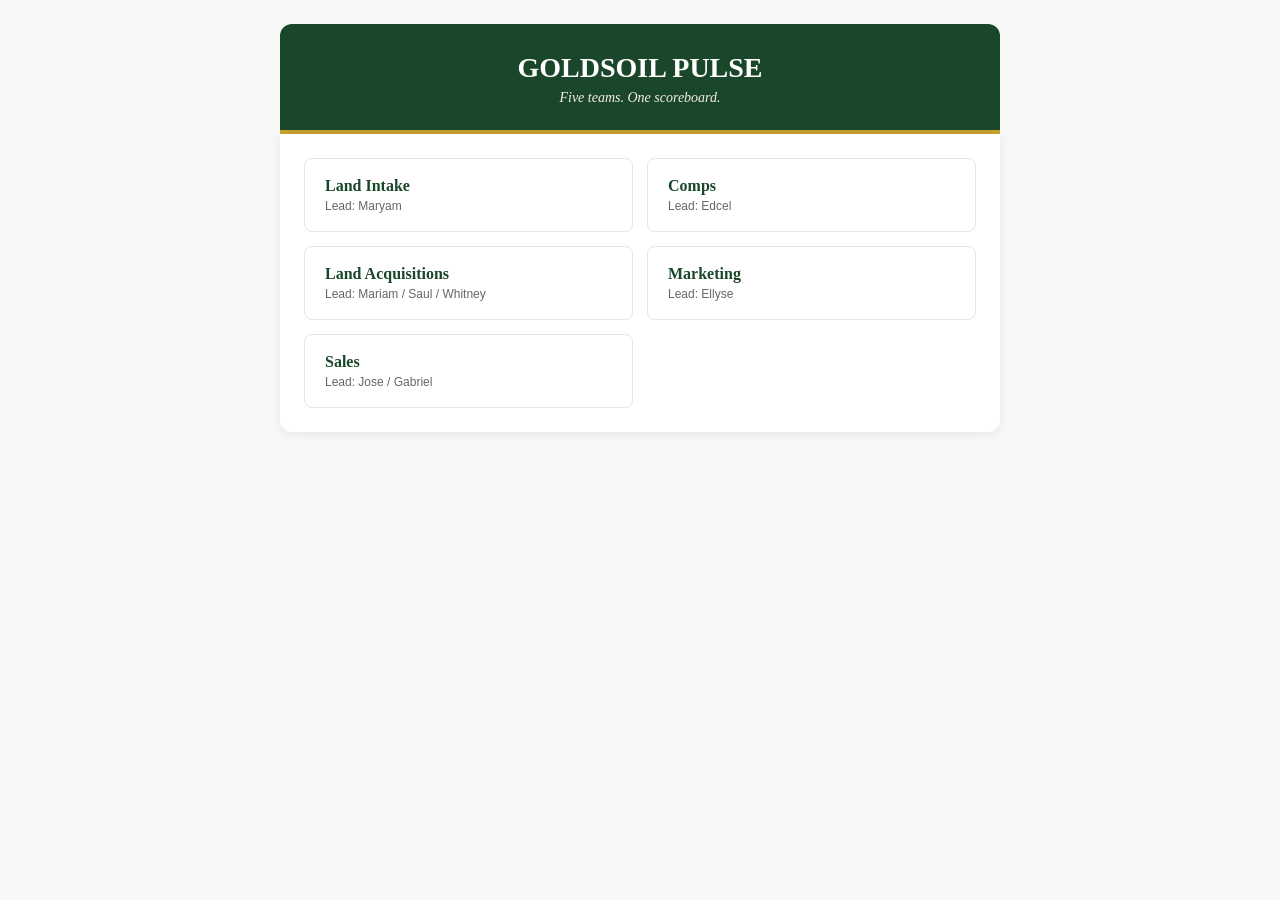
<file: index.html>
<!DOCTYPE html>
<html lang="en">
<head>
  <meta charset="UTF-8">
  <meta name="viewport" content="width=device-width, initial-scale=1.0">
  <title>GoldSoil Status Cards</title>
  <link rel="stylesheet" href="shared/brand.css">
</head>
<body>
  <div class="landing">
    <div class="landing-header">
      <h1>GOLDSOIL PULSE</h1>
      <div class="tagline">Five teams. One scoreboard.</div>
    </div>

    <div class="landing-body">
      <div class="team-grid">
        <a href="lim.html" class="team-card-link">
          <div class="team-name">Land Intake</div>
          <div class="team-lead">Lead: Maryam</div>
        </a>

        <a href="comps.html" class="team-card-link">
          <div class="team-name">Comps</div>
          <div class="team-lead">Lead: Edcel</div>
        </a>

        <a href="acquisitions.html" class="team-card-link">
          <div class="team-name">Land Acquisitions</div>
          <div class="team-lead">Lead: Mariam / Saul / Whitney</div>
        </a>

        <a href="marketing.html" class="team-card-link">
          <div class="team-name">Marketing</div>
          <div class="team-lead">Lead: Ellyse</div>
        </a>

        <a href="sales.html" class="team-card-link">
          <div class="team-name">Sales</div>
          <div class="team-lead">Lead: Jose / Gabriel</div>
        </a>
      </div>

    </div>
  </div>
</body>
</html>
</file>
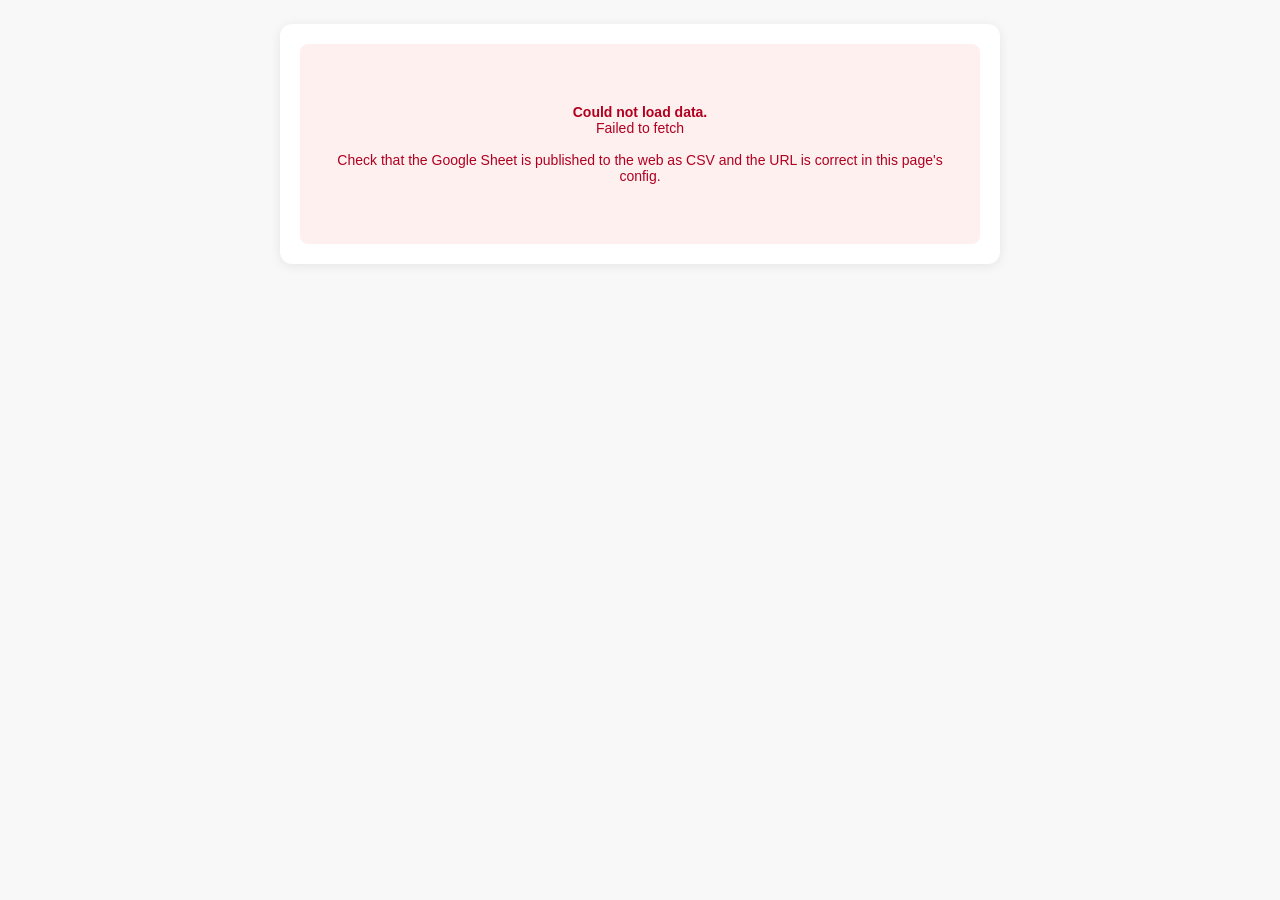
<file: acquisitions.html>
<!DOCTYPE html>
<html lang="en">
<head>
  <meta charset="UTF-8">
  <meta name="viewport" content="width=device-width, initial-scale=1.0">
  <title>Land Acquisitions — GoldSoil Status</title>
  <link rel="stylesheet" href="shared/brand.css">
  <script src="shared/sheet-loader.js"></script>
</head>
<body>
  <div id="root"></div>

  <script>
    // ============================================
    // LAND ACQUISITIONS CARD
    // ============================================
    // NOTE: swap the gid below for the published acq_metrics tab's gid once it's live.
    const SHEET_URL = "https://docs.google.com/spreadsheets/d/e/2PACX-1vSMUBPWS464Rq_ID_Zjoj-PU5QuDeIj2PK6pSKV22rEZ8_0_zxjYagl4SYM3TZckmIkaxhyr_QtyUk9/pub?gid=1701121144&single=true&output=csv";

    const TEAM_NAME = "Land Acquisitions";
    const TEAM_LEAD = "Mariam / Saul / Whitney";

    // Set true by renderCard when a deal is signed today; gates the confetti.
    let GOALS_MET = false;

    function renderCard(data) {
      // ---- KPI values ----
      const dealsSigned  = num(data, 'deals_signed');          // signed TODAY
      const dealSpread   = val(data, 'deal_spread_signed', '$0'); // $ spread of today's signed
      const spreadWeek   = num(data, 'deal_spread_week', 0);      // week-to-date signed spread
      const spreadMonth  = num(data, 'deal_spread_month', spreadWeek);  // month-to-date signed spread (falls back to week)
      const spreadTargetMonth = num(data, 'deal_spread_target_month', 500000); // monthly target

      // A signed deal today = the acquisition win → fire confetti.
      GOALS_MET = dealsSigned >= 1;

      // Weekly deal-spread pill: gold while below the $125k/wk target, cream + check when hit.
      const fmtUSD = (n) => '$' + Math.round(n).toLocaleString('en-US');

      // ---- LAM funnel (top-of-funnel, today) ----
      const apptSet      = num(data, 'appt_set');
      const preQualified = num(data, 'pre_qualified');
      const showUpRate   = val(data, 'show_up_rate', '0');
      const warmAccepted = num(data, 'warm_accepted');
      const qualifiers   = parseQualifiers(data, ['mariam', 'saul']);

      return wrapCard(`
        ${renderHeader(TEAM_NAME, TEAM_LEAD)}
        ${renderTimeStrip(getCurrentTimeSlot())}

        <div style="margin: 4px 24px 16px; background: var(--gs-dark-green); border-radius: 8px; padding: 18px 24px; display: flex; align-items: center; justify-content: space-between; gap: 20px;">
          <div>
            <div style="font-family: var(--font-display); font-weight: bold; font-size: 11px; letter-spacing: 2px; color: var(--gs-gold);">MONTH TO DATE \u00b7 DEAL SPREAD SIGNED</div>
            <div style="font-family: var(--font-display); font-weight: bold; font-size: 42px; color: var(--gs-cream); line-height: 1.05; margin-top: 4px;">${fmtUSD(spreadMonth)}</div>
            <div style="font-family: var(--font-display); font-size: 12px; color: var(--gs-gold); margin-top: 4px; font-weight: bold;">TARGET ${fmtUSD(spreadTargetMonth)} \u00b7 ${spreadTargetMonth > 0 ? Math.round((spreadMonth / spreadTargetMonth) * 100) : 0}%</div>
          </div>
          <div style="flex: 1; max-width: 280px;">
            <div style="background: rgba(245,240,225,0.18); border-radius: 6px; height: 18px; overflow: hidden;">
              <div style="height: 100%; width: ${Math.min(100, spreadTargetMonth > 0 ? (spreadMonth / spreadTargetMonth) * 100 : 0)}%; background: var(--gs-gold);"></div>
            </div>
          </div>
        </div>

        <div class="kpi-strip" style="grid-template-columns: repeat(5, 1fr);">
          <div class="kpi-cell">
            <div class="kpi-value">${warmAccepted}</div>
            <div class="kpi-label">Warm Transfers Accepted</div>
          </div>
          <div class="kpi-cell accent">
            <div class="kpi-value">${preQualified}</div>
            <div class="kpi-label">Pre-Qualified</div>
          </div>
          <div class="kpi-cell">
            <div class="kpi-value">${apptSet}</div>
            <div class="kpi-label">Appts Set</div>
          </div>
          <div class="kpi-cell hero">
            <div class="kpi-value">${showUpRate}%</div>
            <div class="kpi-label">Show-Up Rate</div>
          </div>
          <div class="kpi-cell hero">
            <div class="kpi-value">${dealSpread}</div>
            <div class="kpi-label">Deal Spread</div>
          </div>
        </div>

        <div class="section">
          <h2>BY QUALIFIER · TODAY</h2>
          <table>
            <thead>
              <tr>
                <th>QUALIFIER</th>
                <th class="num">WARM ACCEPTED</th>
                <th class="num">APPTS SET</th>
                <th class="num">PRE-QUALIFIED</th>
                <th class="num">SHOW-UP</th>
                <th class="num">DEAL SPREAD</th>
              </tr>
            </thead>
            <tbody>
              ${qualifiers.map(q => `
                <tr>
                  <td class="label">${q.name}</td>
                  <td class="num">${q.warm_accepted}</td>
                  <td class="num highlight">${q.appt_set}</td>
                  <td class="num">${q.pre_qualified}</td>
                  <td class="num gold">${q.show_up_rate}%</td>
                  <td class="num">${q.deal_spread}</td>
                </tr>
              `).join('')}
              <tr class="total">
                <td>TOTAL</td>
                <td class="num">${warmAccepted}</td>
                <td class="num">${apptSet}</td>
                <td class="num">${preQualified}</td>
                <td class="num">${showUpRate}%</td>
                <td class="num">${dealSpread}</td>
              </tr>
            </tbody>
          </table>
        </div>

        ${renderFooter()}
      `);
    }

    // Per-qualifier funnel counts, keyed off the Qualifier column (A) in each LAM tab.
    function parseQualifiers(data, names) {
      const fullNames = { mariam: 'Mariam', saul: 'Saul' };
      return names.map(n => ({
        name: fullNames[n] || n.charAt(0).toUpperCase() + n.slice(1),
        warm_accepted: num(data, `${n}_warm_accepted`),
        appt_set: num(data, `${n}_appt_set`),
        pre_qualified: num(data, `${n}_pre_qualified`),
        show_up_rate: val(data, `${n}_show_up_rate`, '0'),
        deal_spread: val(data, `${n}_deal_spread`, '$0')
      }));
    }

    // Self-contained confetti (GoldSoil colors), drawn on a canvas over the card,
    // removed when finished. Live-page only — a Slack screenshot won't catch it.
    function fireCelebration() {
      const card = document.querySelector('.card');
      if (!card) return;
      const prev = card.querySelector('#gs-confetti');
      if (prev) prev.remove();
      card.style.position = 'relative';
      const canvas = document.createElement('canvas');
      canvas.id = 'gs-confetti';
      canvas.style.cssText = 'position:absolute; top:0; left:0; width:100%; height:100%; pointer-events:none; z-index:50;';
      card.appendChild(canvas);
      const ctx = canvas.getContext('2d');
      const colors = ['#C4A22F', '#1A472A', '#e0c66a', '#8a9a8e'];
      const rect = () => card.getBoundingClientRect();
      const dpr = window.devicePixelRatio || 1;
      const r0 = rect();
      canvas.width = Math.max(1, Math.floor(r0.width * dpr));
      canvas.height = Math.max(1, Math.floor(r0.height * dpr));
      ctx.setTransform(dpr, 0, 0, dpr, 0, 0);
      const parts = [];
      for (let i = 0; i < 150; i++) {
        parts.push({
          x: r0.width * (0.1 + Math.random() * 0.8),
          y: r0.height + 10,
          vx: (Math.random() - 0.5) * 7,
          vy: -(7 + Math.random() * 8),
          g: 0.22 + Math.random() * 0.08,
          s: 4 + Math.random() * 5,
          rot: Math.random() * 6.28,
          vr: (Math.random() - 0.5) * 0.35,
          c: colors[(Math.random() * colors.length) | 0],
          life: 0, max: 95 + Math.random() * 45
        });
      }
      function tick() {
        const r = rect();
        ctx.clearRect(0, 0, r.width, r.height);
        let alive = false;
        for (const p of parts) {
          if (p.life > p.max) continue;
          p.life++; p.vy += p.g; p.x += p.vx; p.y += p.vy; p.rot += p.vr;
          if (p.y < r.height + 50) alive = true;
          ctx.save();
          ctx.globalAlpha = Math.max(0, 1 - p.life / p.max);
          ctx.translate(p.x, p.y); ctx.rotate(p.rot);
          ctx.fillStyle = p.c;
          ctx.fillRect(-p.s / 2, -p.s / 2, p.s, p.s * 0.6);
          ctx.restore();
        }
        if (alive) requestAnimationFrame(tick);
        else { ctx.clearRect(0, 0, r.width, r.height); canvas.remove(); }
      }
      requestAnimationFrame(tick);
    }

    async function init() {
      const root = document.getElementById('root');
      root.innerHTML = renderLoading();

      try {
        const data = await loadSheetData(SHEET_URL + "&cb=" + Date.now());
        root.innerHTML = renderCard(data);
        if (GOALS_MET) requestAnimationFrame(fireCelebration);
      } catch (err) {
        root.innerHTML = renderError(err.message);
      }
    }

    init();
  </script>
</body>
</html>
</file>
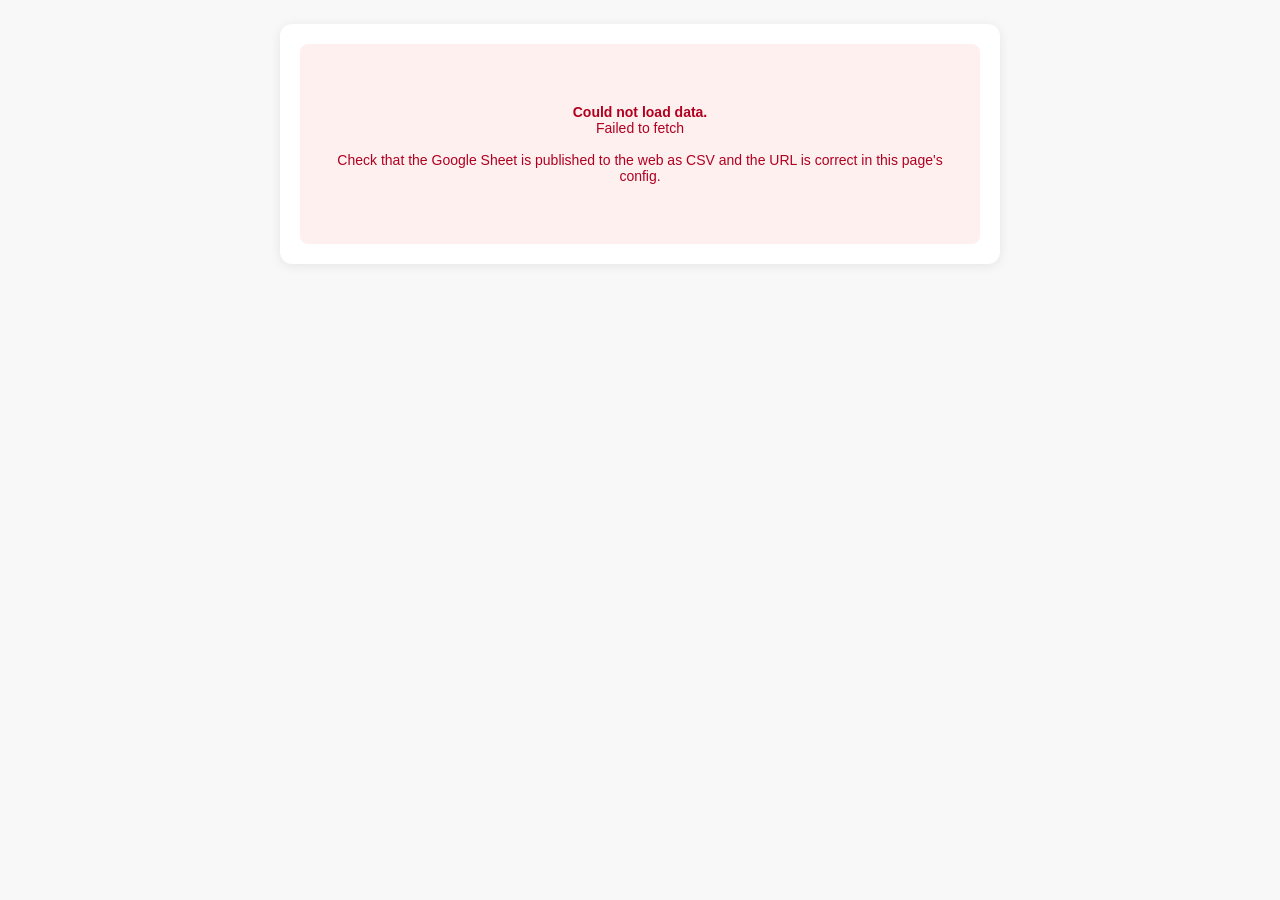
<file: comps.html>
<!DOCTYPE html>
<html lang="en">
<head>
  <meta charset="UTF-8">
  <meta name="viewport" content="width=device-width, initial-scale=1.0">
  <title>Comps — GoldSoil Status</title>
  <link rel="stylesheet" href="shared/brand.css">
  <script src="shared/sheet-loader.js"></script>
</head>
<body>
  <div id="root"></div>

  <script>
    // ============================================
    // COMPS TEAM CARD
    // ============================================
    const SHEET_URL = "https://docs.google.com/spreadsheets/d/e/2PACX-1vSMUBPWS464Rq_ID_Zjoj-PU5QuDeIj2PK6pSKV22rEZ8_0_zxjYagl4SYM3TZckmIkaxhyr_QtyUk9/pub?gid=1539306527&single=true&output=csv";

    const TEAM_NAME = "Comps Team";
    const TEAM_LEAD = "Edcel";

    // Person key → display name
    const TEAM = [
      { key: 'edcel',     name: 'Edcel' },
      { key: 'nathaniel', name: 'Nathaniel' },
      { key: 'erl',       name: 'Erl' },
      { key: 'rezello',   name: 'Rezello' }
    ];

    // Set true by renderCard when the completion rate hits 100%; gates the confetti.
    let GOALS_MET = false;

    function renderCard(data) {
      const people = parsePeople(data, TEAM);

      // ---- KPI values (today) ----
      const processedVal = num(data, 'processed');
      const analyzedVal  = num(data, 'analyzed');
      const offersVal    = num(data, 'offers_prepared');
      const pendingQueue = num(data, 'pending_queue', 0);

      // ---- Daily targets (sheet-overridable; set with Anshul) ----
      const processedTarget = num(data, 'processed_target', 30);
      const analyzedTarget  = num(data, 'analyzed_target', 30);
      const offersTarget    = num(data, 'offers_target', 15);

      // ---- Completion rate = Processed / LIM Qualified (today), target 90% ----
      // lim_qualified is pulled from the LIM metrics tab (same workbook).
      const limQualified = num(data, 'lim_qualified', 0);
      const rateTarget   = num(data, 'process_rate_target', 90);
      const rateKnown    = limQualified > 0;
      const processRate  = rateKnown ? Math.round((processedVal / limQualified) * 100) : 0;
      const rateDisplay  = Math.min(processRate, 100);

      // Confetti fires only when all three daily targets are met (Processed 30, Analyzed 30, Offers 15).
      GOALS_MET = processedVal >= processedTarget
        && analyzedVal >= analyzedTarget
        && offersVal >= offersTarget;

      // Count goal pill (gold -> green when target met)
      const goalPill = (value, target) => {
        const met = value >= target;
        return `<div style="display:inline-block; margin-top:6px; padding:2px 9px; border-radius:10px; background:${met ? 'var(--gs-dark-green)' : 'var(--gs-gold)'}; color:${met ? 'var(--gs-gold)' : 'var(--gs-dark-green)'}; font-size:9px; font-weight:bold; letter-spacing:0.5px;">${met ? '\u2713 ' : ''}GOAL ${target}</div>`;
      };

      // Completion-rate pill with tiered faces: 100% 🎉, 90-99% ✓, 80s neutral, <80 behind.
      const ratePill = () => {
        if (!rateKnown) {
          return `<div style="display:inline-block; margin-top:5px; padding:2px 8px; border-radius:10px; background:var(--gs-cream); color:var(--gs-dark-green); border:0.5px solid var(--gs-gold); font-size:8.5px; font-weight:bold; letter-spacing:0.3px;">RATE \u2014 \u00b7 GOAL ${rateTarget}%</div>`;
        }
        let bg, fg, border, face;
        if (processRate >= 100)     { bg='var(--gs-dark-green)'; fg='var(--gs-gold)'; border='none'; face='\uD83C\uDF89 '; }
        else if (processRate >= 90) { bg='var(--gs-dark-green)'; fg='var(--gs-gold)'; border='none'; face='\u2713 '; }
        else if (processRate >= 80) { bg='var(--gs-cream)'; fg='var(--gs-dark-green)'; border='0.5px solid var(--gs-gold)'; face=''; }
        else                        { bg='var(--gs-cream)'; fg='var(--gs-dark-green)'; border='0.5px solid var(--gs-gold)'; face='\uD83D\uDC0C '; }
        return `<div style="display:inline-block; margin-top:5px; padding:2px 8px; border-radius:10px; background:${bg}; color:${fg}; border:${border}; font-size:8.5px; font-weight:bold; letter-spacing:0.3px;">${face}${processedVal}/${limQualified} = ${rateDisplay}% \u00b7 GOAL ${rateTarget}%</div>`;
      };

      return wrapCard(`
        ${renderHeader(TEAM_NAME, TEAM_LEAD)}
        ${renderTimeStrip(getCurrentTimeSlot())}

        <div class="kpi-strip" style="grid-template-columns: repeat(4, 1fr);">
          <div class="kpi-cell">
            <div class="kpi-value">${processedVal}</div>
            <div class="kpi-label">Processed</div>
            <div>${goalPill(processedVal, processedTarget)}</div>
          </div>
          <div class="kpi-cell">
            <div class="kpi-value">${analyzedVal}</div>
            <div class="kpi-label">Analyzed</div>
            ${goalPill(analyzedVal, analyzedTarget)}
          </div>
          <div class="kpi-cell accent">
            <div class="kpi-value">${offersVal}</div>
            <div class="kpi-label">Offers Prepared</div>
            ${goalPill(offersVal, offersTarget)}
          </div>
          <div class="kpi-cell hero">
            <div class="kpi-value">${val(data, 'offer_rate', '0')}%</div>
            <div class="kpi-label">Offer Rate</div>
          </div>
        </div>

        <div style="margin: 16px 24px 0; background: var(--gs-dark-green); border-radius: 8px; padding: 16px 24px; display: flex; align-items: center; justify-content: space-between; gap: 20px;">
          <div>
            <div style="font-family: var(--font-display); font-weight: bold; font-size: 12px; letter-spacing: 2px; color: var(--gs-gold);">PENDING IN QUEUE</div>
            <div style="font-family: var(--font-body); font-size: 10px; color: var(--gs-cream); opacity: 0.85; margin-top: 3px;">Still to be processed \u00b7 at 5 PM this carries to tomorrow</div>
          </div>
          <div style="font-family: var(--font-display); font-weight: bold; font-size: 52px; color: var(--gs-cream); line-height: 1;">${pendingQueue}</div>
        </div>

        <div class="section">
          <h2>BY PERSON · TODAY</h2>
          <table>
            <thead>
              <tr>
                <th>PERSON</th>
                <th class="num">PROCESSED</th>
                <th class="num">ANALYZED</th>
                <th class="num">OFFERS PREPARED</th>
                <th class="num">FANTASYLAND</th>
                <th class="num">REJECTED</th>
                <th class="num">OFFER RATE</th>
              </tr>
            </thead>
            <tbody>
              ${people.map(p => `
                <tr>
                  <td class="label">${p.name}</td>
                  <td class="num">${p.processed}</td>
                  <td class="num">${p.analyzed}</td>
                  <td class="num highlight">${p.offers_prepared}</td>
                  <td class="num">${p.fantasyland}</td>
                  <td class="num">${p.rejected}</td>
                  <td class="num">${p.offer_rate}%</td>
                </tr>
              `).join('')}
            </tbody>
          </table>
        </div>

        <div class="section">
          <h2>SUBDIVIDES</h2>
          <div style="display: grid; grid-template-columns: repeat(3, 1fr); gap: 12px;">
            <div style="background: var(--gs-cream); padding: 16px 20px; border-left: 4px solid var(--gs-gold);">
              <div style="font-family: var(--font-display); font-weight: bold; font-size: 28px; color: var(--gs-dark-green); line-height: 1;">${val(data, 'subdivides_counties_scraped', '0')}</div>
              <div style="font-family: var(--font-display); font-size: 10px; letter-spacing: 1.5px; color: var(--gs-dark-green); margin-top: 6px; font-weight: bold;">COUNTIES SCRAPED</div>
            </div>
            <div style="background: var(--gs-cream); padding: 16px 20px; border-left: 4px solid var(--gs-gold);">
              <div style="font-family: var(--font-display); font-weight: bold; font-size: 28px; color: var(--gs-dark-green); line-height: 1;">${val(data, 'subdivides_fresh_leads', '0')}</div>
              <div style="font-family: var(--font-display); font-size: 10px; letter-spacing: 1.5px; color: var(--gs-dark-green); margin-top: 6px; font-weight: bold;">FRESH LEADS</div>
            </div>
            <div style="background: var(--gs-cream); padding: 16px 20px; border-left: 4px solid var(--gs-gold);">
              <div style="font-family: var(--font-display); font-weight: bold; font-size: 28px; color: var(--gs-dark-green); line-height: 1;">${val(data, 'subdivides_listed_mls', '0')}</div>
              <div style="font-family: var(--font-display); font-size: 10px; letter-spacing: 1.5px; color: var(--gs-dark-green); margin-top: 6px; font-weight: bold;">LISTED ON MLS</div>
            </div>
          </div>
        </div>

        ${renderFooter()}
      `);
    }

    function parsePeople(data, team) {
      return team.map(t => ({
        name: t.name,
        processed: val(data, `${t.key}_processed`, '0'),
        analyzed: val(data, `${t.key}_analyzed`, '0'),
        offers_prepared: val(data, `${t.key}_offers_prepared`, '0'),
        fantasyland: val(data, `${t.key}_fantasyland`, '0'),
        rejected: val(data, `${t.key}_rejected`, '0'),
        offer_rate: val(data, `${t.key}_offer_rate`, '0')
      }));
    }

    // Self-contained confetti (GoldSoil colors), drawn on a canvas over the card,
    // removed when finished. Live-page only — a Slack screenshot won't catch it.
    function fireCelebration() {
      const card = document.querySelector('.card');
      if (!card) return;
      const prev = card.querySelector('#gs-confetti');
      if (prev) prev.remove();
      card.style.position = 'relative';
      const canvas = document.createElement('canvas');
      canvas.id = 'gs-confetti';
      canvas.style.cssText = 'position:absolute; top:0; left:0; width:100%; height:100%; pointer-events:none; z-index:50;';
      card.appendChild(canvas);
      const ctx = canvas.getContext('2d');
      const colors = ['#C4A22F', '#1A472A', '#e0c66a', '#8a9a8e'];
      const rect = () => card.getBoundingClientRect();
      const dpr = window.devicePixelRatio || 1;
      const r0 = rect();
      canvas.width = Math.max(1, Math.floor(r0.width * dpr));
      canvas.height = Math.max(1, Math.floor(r0.height * dpr));
      ctx.setTransform(dpr, 0, 0, dpr, 0, 0);
      const parts = [];
      for (let i = 0; i < 150; i++) {
        parts.push({
          x: r0.width * (0.1 + Math.random() * 0.8),
          y: r0.height + 10,
          vx: (Math.random() - 0.5) * 7,
          vy: -(7 + Math.random() * 8),
          g: 0.22 + Math.random() * 0.08,
          s: 4 + Math.random() * 5,
          rot: Math.random() * 6.28,
          vr: (Math.random() - 0.5) * 0.35,
          c: colors[(Math.random() * colors.length) | 0],
          life: 0, max: 95 + Math.random() * 45
        });
      }
      function tick() {
        const r = rect();
        ctx.clearRect(0, 0, r.width, r.height);
        let alive = false;
        for (const p of parts) {
          if (p.life > p.max) continue;
          p.life++; p.vy += p.g; p.x += p.vx; p.y += p.vy; p.rot += p.vr;
          if (p.y < r.height + 50) alive = true;
          ctx.save();
          ctx.globalAlpha = Math.max(0, 1 - p.life / p.max);
          ctx.translate(p.x, p.y); ctx.rotate(p.rot);
          ctx.fillStyle = p.c;
          ctx.fillRect(-p.s / 2, -p.s / 2, p.s, p.s * 0.6);
          ctx.restore();
        }
        if (alive) requestAnimationFrame(tick);
        else { ctx.clearRect(0, 0, r.width, r.height); canvas.remove(); }
      }
      requestAnimationFrame(tick);
    }

    async function init() {
      const root = document.getElementById('root');
      root.innerHTML = renderLoading();

      try {
        const data = await loadSheetData(SHEET_URL + "&cb=" + Date.now());
        root.innerHTML = renderCard(data);
        if (GOALS_MET) requestAnimationFrame(fireCelebration);
      } catch (err) {
        root.innerHTML = renderError(err.message);
      }
    }

    init();
  </script>
</body>
</html>
</file>
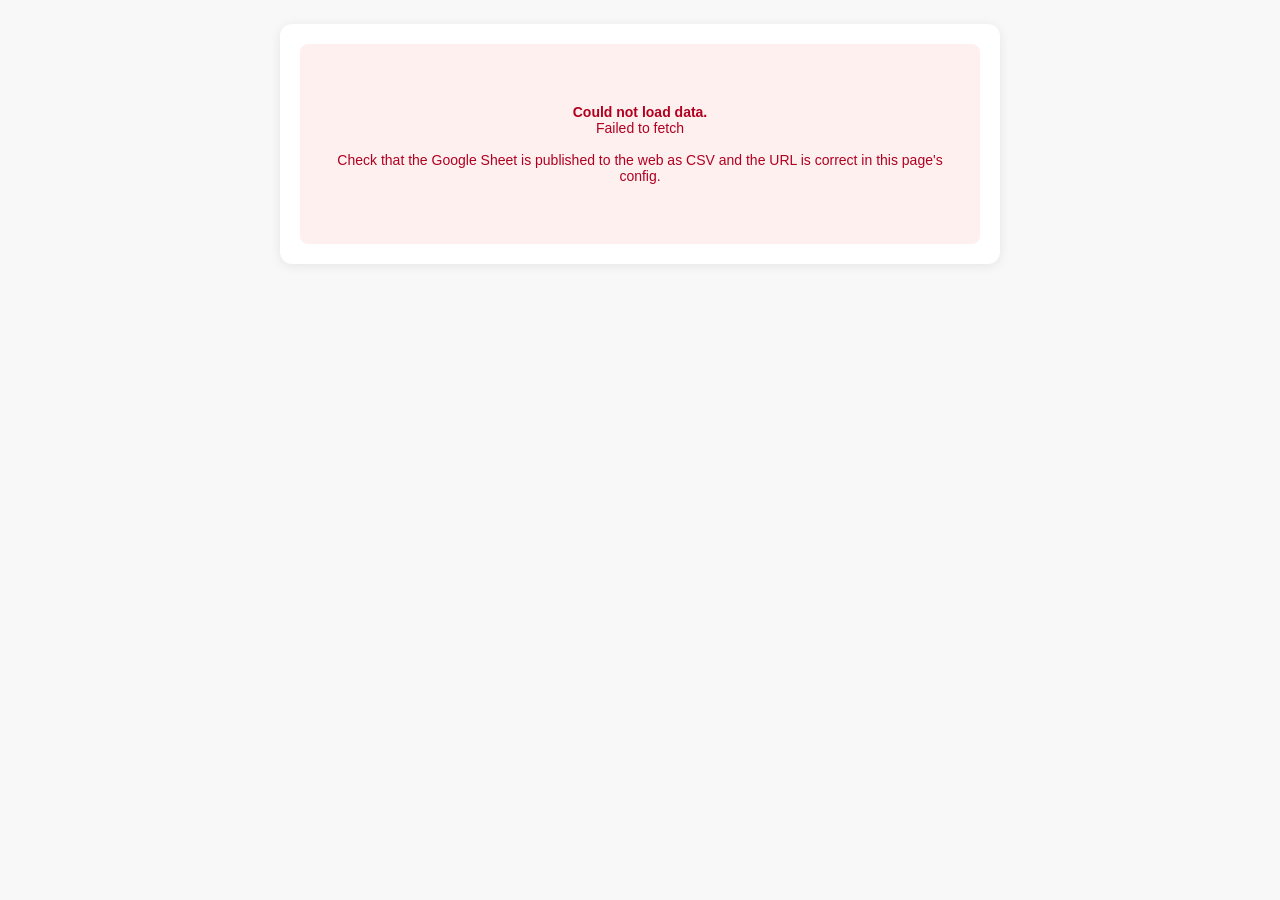
<file: lim.html>
<!DOCTYPE html>
<html lang="en">
<head>
  <meta charset="UTF-8">
  <meta name="viewport" content="width=device-width, initial-scale=1.0">
  <title>Land Intake — GoldSoil Status</title>
  <link rel="stylesheet" href="shared/brand.css">
  <script src="shared/sheet-loader.js"></script>
</head>
<body>
  <div id="root"></div>

  <script>
    // ============================================
    // LAND INTAKE (LIM) TEAM CARD
    // Phone -> Appointment funnel: Warm Transfers, Pre-Qualified, Appts Set, Show-Up Rate.
    // Reads LIM_metrics (warm_transfers, pre_qualified, appts, show_up_rate + per-agent).
    // warm_transfers_target holds the COMBINED Warm Transfer + Pre-Qualified target.
    // (Key name kept as-is so the existing metrics row keeps working — single source,
    //  no fallback row, to avoid silent drift.)
    // warm_transfers_target = ROUND(SUM('Campaign Members'!D2:D)/600, 0)
    // delivery_rate / reply_rate from 'Delivery / Reply Rate' tab — own row below
    // By Agent; "Result at EOD" placeholder before the 5 PM slot.
    // ============================================
    const SHEET_URL = "https://docs.google.com/spreadsheets/d/e/2PACX-1vSMUBPWS464Rq_ID_Zjoj-PU5QuDeIj2PK6pSKV22rEZ8_0_zxjYagl4SYM3TZckmIkaxhyr_QtyUk9/pub?gid=1101423418&single=true&output=csv";

    const TEAM_NAME = "Land Intake Team";
    const TEAM_LEAD = "Maryam";

    // Set true by renderCard when the Appts target is hit; gates the confetti.
    let GOALS_MET = false;

    function renderCard(data) {
      const agents = parseAgents(data, ['maryam', 'ahmed', 'martina', 'mariam']);

      // ---- KPI values (today) ----
      const warmTransfers = num(data, 'warm_transfers');
      const preQualified  = num(data, 'pre_qualified');
      const apptsSet      = num(data, 'appts');
      const showUpRate    = val(data, 'show_up_rate', '0');

      // ---- Combined Warm Transfer + Pre-Qualified target + % attained ----
      const wtTargetRaw = val(data, 'warm_transfers_target', '');
      const wtTarget = (wtTargetRaw !== '' && !isNaN(Number(wtTargetRaw))) ? Number(wtTargetRaw) : null;
      const combined = warmTransfers + preQualified;
      const wtPct = (wtTarget && wtTarget > 0) ? Math.round((combined / wtTarget) * 100) : null;

      // ---- Delivery / Reply rates: read always, color-coded value shown EOD only ----
      const isEOD = getCurrentTimeSlot() === '5pm';

      // ---- Targets (sheet-overridable; blank = TBD pill, no invented numbers) ----
      // Confetti fires only if appts_target is set AND met.
      const apptsTargetRaw = val(data, 'appts_target', '');
      const apptsTarget = (apptsTargetRaw !== '' && !isNaN(Number(apptsTargetRaw))) ? Number(apptsTargetRaw) : null;
      GOALS_MET = apptsTarget !== null && apptsSet >= apptsTarget;

      // Goal pill: gold while below, green when met, cream "TBD" until a target exists.
      const goalPill = (value, targetKey, isPct) => {
        const raw = val(data, targetKey, '');
        if (raw === '' || isNaN(Number(raw))) {
          return `<div style="display:inline-block; margin-top:6px; padding:2px 9px; border-radius:10px; background:var(--gs-cream); color:var(--gs-dark-green); border:0.5px solid var(--gs-gold); font-size:9px; font-weight:bold; letter-spacing:0.5px;">TBD</div>`;
        }
        const target = Number(raw);
        const met = Number(value) >= target;
        const label = isPct ? `GOAL ${target}%` : `GOAL ${target}`;
        return `<div style="display:inline-block; margin-top:6px; padding:2px 9px; border-radius:10px; background:${met ? 'var(--gs-dark-green)' : 'var(--gs-gold)'}; color:${met ? 'var(--gs-gold)' : 'var(--gs-dark-green)'}; font-size:9px; font-weight:bold; letter-spacing:0.5px;">${met ? '\u2713 ' : ''}${label}</div>`;
      };

      // % attained pill for Warm Transfers: gold while below 100, green when hit, cream TBD if no target.
      const pctPill = (pct) => {
        if (pct === null) {
          return `<div style="display:inline-block; margin-top:6px; padding:2px 9px; border-radius:10px; background:var(--gs-cream); color:var(--gs-dark-green); border:0.5px solid var(--gs-gold); font-size:9px; font-weight:bold; letter-spacing:0.5px;">TBD</div>`;
        }
        const met = pct >= 100;
        return `<div style="display:inline-block; margin-top:6px; padding:2px 9px; border-radius:10px; background:${met ? 'var(--gs-dark-green)' : 'var(--gs-gold)'}; color:${met ? 'var(--gs-gold)' : 'var(--gs-dark-green)'}; font-size:9px; font-weight:bold; letter-spacing:0.5px;">${met ? '\u2713 ' : ''}${pct}% OF TARGET</div>`;
      };

      // Traffic-light rate box (rendered in its own 2-box row below By Agent).
      // Before EOD, shows a "Result at EOD" placeholder. At EOD, shows the
      // color-coded value: < yellowMin = red, < greenMin = yellow, else green.
      const RATE_RED = '#B23A3A', RATE_YELLOW = '#C4A22F', RATE_GREEN = '#1A472A';
      const rateBox = (key, label, yellowMin, greenMin) => {
        if (!isEOD) {
          return `<div class="kpi-cell">
              <div class="kpi-value" style="color:var(--gs-faint); font-size:26px;">\u2014</div>
              <div class="kpi-label">${label}</div>
              <div style="display:inline-block; margin-top:6px; padding:2px 9px; border-radius:10px; background:var(--gs-cream); color:var(--gs-dark-green); border:0.5px solid var(--gs-gold); font-size:8.5px; font-weight:bold; letter-spacing:0.3px;">RESULT AT EOD</div>
            </div>`;
        }
        const raw = val(data, key, '');
        if (raw === '' || isNaN(Number(raw))) {
          return `<div class="kpi-cell">
              <div class="kpi-value" style="color:var(--gs-faint);">\u2014</div>
              <div class="kpi-label">${label}</div>
            </div>`;
        }
        const v = Number(raw);
        const color = v < yellowMin ? RATE_RED : (v < greenMin ? RATE_YELLOW : RATE_GREEN);
        return `<div class="kpi-cell">
            <div class="kpi-value" style="color:${color};">${v}%</div>
            <div class="kpi-label">${label}</div>
          </div>`;
      };

      return wrapCard(`
        ${renderHeader(TEAM_NAME, TEAM_LEAD)}
        ${renderTimeStrip(getCurrentTimeSlot())}

        <div class="kpi-strip" style="grid-template-columns: repeat(5, 1fr);">
          <div class="kpi-cell">
            <div class="kpi-value">${wtTarget !== null ? wtTarget : '\u2014'}</div>
            <div class="kpi-label">Warm Transfer + Pre-Qualified Target</div>
            ${pctPill(wtPct)}
          </div>
          <div class="kpi-cell">
            <div class="kpi-value">${warmTransfers}</div>
            <div class="kpi-label">Warm Transfers</div>
          </div>
          <div class="kpi-cell">
            <div class="kpi-value">${preQualified}</div>
            <div class="kpi-label">Pre-Qualified</div>
          </div>
          <div class="kpi-cell accent">
            <div class="kpi-value">${apptsSet}</div>
            <div class="kpi-label">Appts Set</div>
            ${goalPill(apptsSet, 'appts_target', false)}
          </div>
          <div class="kpi-cell hero">
            <div class="kpi-value">${showUpRate}%</div>
            <div class="kpi-label">Show-Up Rate</div>
            ${goalPill(showUpRate, 'show_up_rate_target', true)}
          </div>
        </div>

        <div class="section">
          <h2>BY AGENT</h2>
          <table>
            <thead>
              <tr>
                <th>AGENT</th>
                <th class="num">WARM TRANSFERS</th>
                <th class="num">PRE-QUALIFIED</th>
                <th class="num">APPTS</th>
                <th class="num">SHOW-UP</th>
              </tr>
            </thead>
            <tbody>
              ${agents.map(a => `
                <tr>
                  <td class="label">${a.name}</td>
                  <td class="num">${a.warm_transfers}</td>
                  <td class="num">${a.pre_qualified}</td>
                  <td class="num highlight">${a.appts}</td>
                  <td class="num gold">${a.show_up_rate}%</td>
                </tr>
              `).join('')}
              <tr class="total">
                <td>TOTAL</td>
                <td class="num">${warmTransfers}</td>
                <td class="num">${preQualified}</td>
                <td class="num">${apptsSet}</td>
                <td class="num">${showUpRate}%</td>
              </tr>
            </tbody>
          </table>
        </div>

        <div class="kpi-strip" style="grid-template-columns: repeat(2, 1fr);">
          ${rateBox('delivery_rate', 'Delivery Rate', 80, 85)}
          ${rateBox('reply_rate', 'Reply Rate', 7, 10)}
        </div>

        ${renderFooter()}
      `);
    }

    // Per-agent counts keyed off the Sourcer (Phone) column in each new tab.
    // Full names must match the value in that column exactly for COUNTIF to land.
    function parseAgents(data, names) {
      const fullNames = {
        maryam: 'Maryam Selim',
        ahmed: 'Ahmed Abdelbaset',
        martina: 'Martina Misheal',
        mariam: 'Mariam Farouk'
      };
      return names.map(n => ({
        name: fullNames[n] || n.charAt(0).toUpperCase() + n.slice(1),
        warm_transfers: num(data, `${n}_warm_transfers`),
        pre_qualified: num(data, `${n}_pre_qualified`),
        appts: num(data, `${n}_appts`),
        show_up_rate: val(data, `${n}_show_up_rate`, '0')
      }));
    }

    // Self-contained confetti (GoldSoil colors), drawn on a canvas over the card,
    // then removed when it finishes. Live-page only — a Slack screenshot won't catch it.
    function fireCelebration() {
      const card = document.querySelector('.card');
      if (!card) return;
      const prev = card.querySelector('#gs-confetti');
      if (prev) prev.remove();
      card.style.position = 'relative';
      const canvas = document.createElement('canvas');
      canvas.id = 'gs-confetti';
      canvas.style.cssText = 'position:absolute; top:0; left:0; width:100%; height:100%; pointer-events:none; z-index:50;';
      card.appendChild(canvas);
      const ctx = canvas.getContext('2d');
      const colors = ['#C4A22F', '#1A472A', '#e0c66a', '#8a9a8e'];
      const rect = () => card.getBoundingClientRect();
      const dpr = window.devicePixelRatio || 1;
      const r0 = rect();
      canvas.width = Math.max(1, Math.floor(r0.width * dpr));
      canvas.height = Math.max(1, Math.floor(r0.height * dpr));
      ctx.setTransform(dpr, 0, 0, dpr, 0, 0);
      const parts = [];
      for (let i = 0; i < 150; i++) {
        parts.push({
          x: r0.width * (0.1 + Math.random() * 0.8),
          y: r0.height + 10,
          vx: (Math.random() - 0.5) * 7,
          vy: -(7 + Math.random() * 8),
          g: 0.22 + Math.random() * 0.08,
          s: 4 + Math.random() * 5,
          rot: Math.random() * 6.28,
          vr: (Math.random() - 0.5) * 0.35,
          c: colors[(Math.random() * colors.length) | 0],
          life: 0, max: 95 + Math.random() * 45
        });
      }
      function tick() {
        const r = rect();
        ctx.clearRect(0, 0, r.width, r.height);
        let alive = false;
        for (const p of parts) {
          if (p.life > p.max) continue;
          p.life++; p.vy += p.g; p.x += p.vx; p.y += p.vy; p.rot += p.vr;
          if (p.y < r.height + 50) alive = true;
          ctx.save();
          ctx.globalAlpha = Math.max(0, 1 - p.life / p.max);
          ctx.translate(p.x, p.y); ctx.rotate(p.rot);
          ctx.fillStyle = p.c;
          ctx.fillRect(-p.s / 2, -p.s / 2, p.s, p.s * 0.6);
          ctx.restore();
        }
        if (alive) requestAnimationFrame(tick);
        else { ctx.clearRect(0, 0, r.width, r.height); canvas.remove(); }
      }
      requestAnimationFrame(tick);
    }

    async function init() {
      const root = document.getElementById('root');
      root.innerHTML = renderLoading();

      try {
        const data = await loadSheetData(SHEET_URL + "&cb=" + Date.now());
        root.innerHTML = renderCard(data);
        if (GOALS_MET) requestAnimationFrame(fireCelebration);
      } catch (err) {
        root.innerHTML = renderError(err.message);
      }
    }

    init();
  </script>
</body>
</html>
</file>
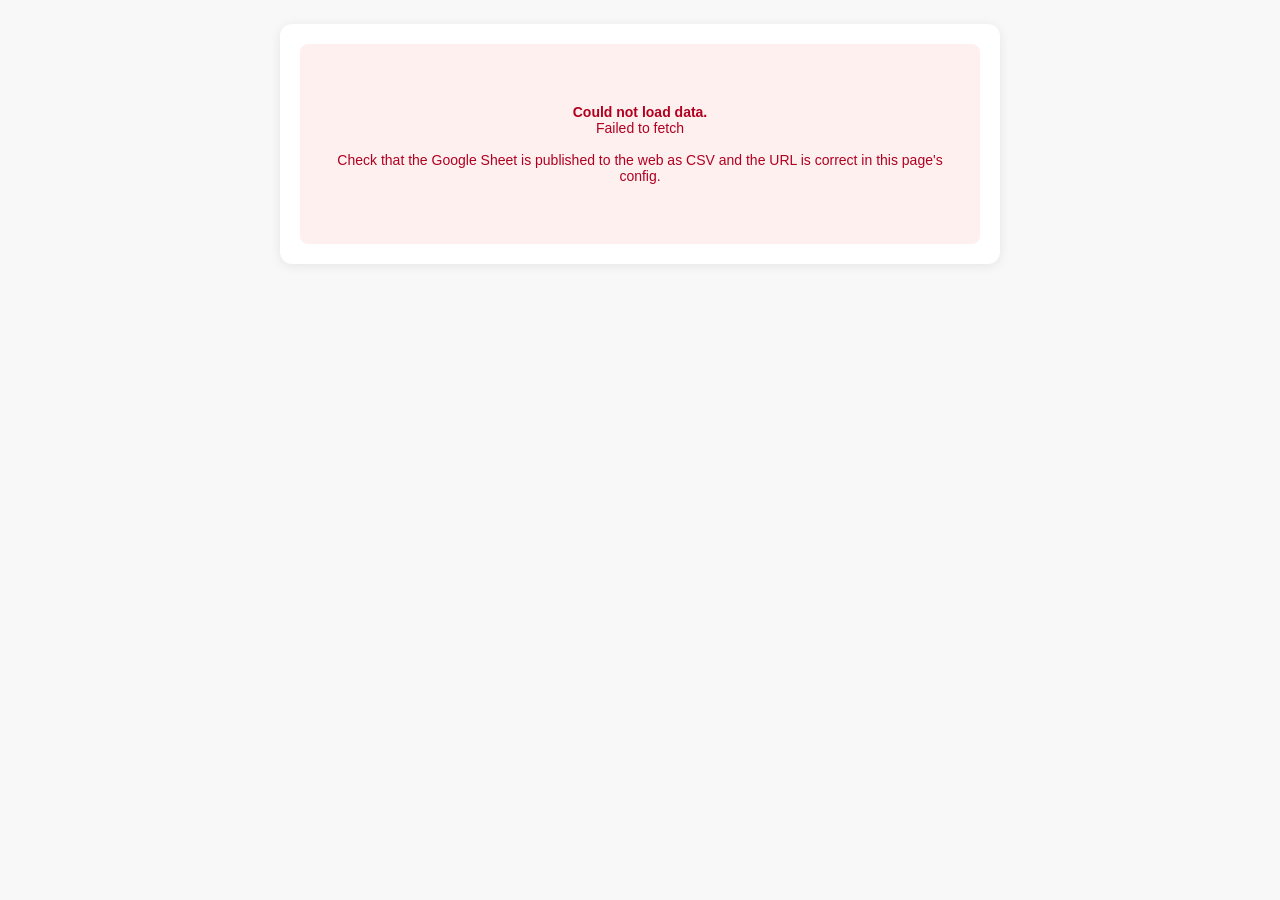
<file: marketing.html>
<!DOCTYPE html>
<html lang="en">
<head>
  <meta charset="UTF-8">
  <meta name="viewport" content="width=device-width, initial-scale=1.0">
  <title>Marketing — GoldSoil Status</title>
  <link rel="stylesheet" href="shared/brand.css">
  <script src="shared/sheet-loader.js"></script>
</head>
<body>
  <div id="root"></div>

  <script>
    // ============================================
    // MARKETING TEAM CARD
    // ============================================
    // PASTE YOUR PUBLISHED CSV URL HERE
    // Get it from: Google Sheets → File → Share → Publish to web → CSV
    const SHEET_URL = "https://docs.google.com/spreadsheets/d/e/2PACX-1vSOjQnyaLMy7LHQC-Nu22yjFHWf6SDVzfG-7OQTDFxh87_JJQTTEcbIWeod8yL2XsIbuJSI_pRKaMu3/pub?gid=55720707&single=true&output=csv";

    const TEAM_NAME = "Marketing Team";
    const TEAM_LEAD = "Ellyse";

    // Set true by renderCard when all daily goals are met; gates the confetti.
    let GOALS_MET = false;

    // Render Marketing card from data
    function renderCard(data) {
      const cards = parseCampaigns(data);
      const people = parsePeople(data, ['ellyse', 'shiela']);
      // Work split: "Listing # · Tasks" per line, one row per listing (tasks combined).
      const ellyseWork = parseLines(data['ellyse_work'], 2);
      const sheilaWork = parseLines(data['sheila_work'], 2);

      // ---- KPI values (today) ----
      const campaignsVal  = num(data, 'campaigns_launched');
      const listingsVal   = num(data, 'listings_touched');
      const priceDropsVal = num(data, 'price_drops');

      // ---- Week-to-date (add *_week formulas to the metrics sheet; falls back to today) ----
      const campaignsWk  = num(data, 'campaigns_week',   campaignsVal);
      const listingsWk   = num(data, 'listings_week',    listingsVal);
      const priceDropsWk = num(data, 'price_drops_week', priceDropsVal);

      // ---- Daily + weekly targets (sheet-overridable; fallbacks set with Anshul) ----
      const campaignsTarget  = num(data, 'campaigns_target', 10);
      const listingsTarget   = num(data, 'listings_target', 6);
      const priceDropsTarget = num(data, 'price_drops_target', 3);
      const campaignsTargetWk  = num(data, 'campaigns_target_week', 50);
      const listingsTargetWk   = num(data, 'listings_target_week', 30);
      const priceDropsTargetWk = num(data, 'price_drops_target_week', 15);

      const allGoalsMet = campaignsVal >= campaignsTarget
        && listingsVal >= listingsTarget
        && priceDropsVal >= priceDropsTarget;
      GOALS_MET = allGoalsMet;

      // Daily + weekly goal pills. Daily: gold -> green when met. Weekly: cream -> green when met.
      const goalPill = (dayVal, dayT, wkVal, wkT) => {
        const dMet = dayVal >= dayT;
        const wMet = wkVal >= wkT;
        const day = `<span style="display:inline-block; padding:2px 7px; border-radius:10px; background:${dMet ? 'var(--gs-dark-green)' : 'var(--gs-gold)'}; color:${dMet ? 'var(--gs-gold)' : 'var(--gs-dark-green)'}; font-size:8.5px; font-weight:bold; letter-spacing:0.3px;">${dMet ? '\u2713 ' : ''}DAY ${dayT}</span>`;
        const wk = `<span style="display:inline-block; padding:2px 7px; border-radius:10px; background:${wMet ? 'var(--gs-dark-green)' : 'var(--gs-cream)'}; color:${wMet ? 'var(--gs-gold)' : 'var(--gs-dark-green)'}; border:${wMet ? 'none' : '0.5px solid var(--gs-gold)'}; font-size:8.5px; font-weight:bold; letter-spacing:0.3px;">${wMet ? '\u2713 ' : ''}WK ${wkVal} / ${wkT}</span>`;
        return `<div style="margin-top:6px; line-height:1.9;">${day} ${wk}</div>`;
      };

      // Per-person marker. Reward (🎉) shows whenever earned; "behind" only at EOD
      // so nobody gets a snail at 10 AM. Per-person target overridable via {name}_campaigns_target.
      const isEOD = getCurrentTimeSlot() === '5pm';
      const personShare = Math.ceil(campaignsTarget / Math.max(1, people.length));
      const personMarker = (p) => {
        const t = num(data, `${p.key}_campaigns_target`, personShare);
        if (p.campaigns >= t) {
          return ` <span style="display:inline-block; padding:1px 7px; border-radius:9px; background:var(--gs-gold); color:var(--gs-dark-green); font-size:9px; font-weight:bold; vertical-align:1px;">\uD83C\uDF89 ON TARGET</span>`;
        }
        if (isEOD) {
          return ` <span style="display:inline-block; padding:1px 7px; border-radius:9px; background:var(--gs-cream); color:var(--gs-dark-green); border:0.5px solid var(--gs-gold); font-size:9px; font-weight:bold; vertical-align:1px;">\uD83D\uDC0C BEHIND</span>`;
        }
        return '';
      };

      return wrapCard(`
        ${renderHeader(TEAM_NAME, TEAM_LEAD)}
        ${renderTimeStrip(getCurrentTimeSlot())}

        <div class="kpi-strip" style="grid-template-columns: repeat(4, 1fr);">
          <div class="kpi-cell">
            <div class="kpi-value">${campaignsVal}</div>
            <div class="kpi-label">Campaigns Launched</div>
            ${goalPill(campaignsVal, campaignsTarget, campaignsWk, campaignsTargetWk)}
          </div>
          <div class="kpi-cell">
            <div class="kpi-value">${listingsVal}</div>
            <div class="kpi-label">Listings Touched</div>
            ${goalPill(listingsVal, listingsTarget, listingsWk, listingsTargetWk)}
          </div>
          <div class="kpi-cell accent">
            <div class="kpi-value">${priceDropsVal}</div>
            <div class="kpi-label">Price Drops</div>
            ${goalPill(priceDropsVal, priceDropsTarget, priceDropsWk, priceDropsTargetWk)}
          </div>
          <div class="kpi-cell hero">
            <div class="kpi-value">${val(data, 'in_progress', '0')}</div>
            <div class="kpi-label">In Progress</div>
          </div>
        </div>

        ${cards.length > 0 ? `
          <div class="section">
            <h2>CAMPAIGNS LAUNCHED TODAY</h2>
            <table>
              <thead>
                <tr><th>PERSON</th><th>CHANNEL</th><th>LISTING</th></tr>
              </thead>
              <tbody>
                ${cards.map(c => `
                  <tr>
                    <td class="label">${c.person}</td>
                    <td>${c.channel}</td>
                    <td>${c.listing}</td>
                  </tr>
                `).join('')}
              </tbody>
            </table>
          </div>
        ` : ''}

        <div class="section">
          <h2>WORK SPLIT \u00b7 TODAY</h2>
          <div style="display: grid; grid-template-columns: 1fr 1fr; gap: 16px;">
            <div>
              <div style="font-family: var(--font-display); font-weight: bold; font-size: 11px; letter-spacing: 1.5px; color: var(--gs-gold); padding-bottom: 6px; border-bottom: 1px solid var(--gs-gold); margin-bottom: 8px;">ELLYSE</div>
              ${ellyseWork.length > 0 ? `
                <table>
                  <thead><tr><th>LISTING #</th><th>TASKS</th></tr></thead>
                  <tbody>
                    ${ellyseWork.map(r => `<tr><td class="label">${r[0]}</td><td>${r[1]}</td></tr>`).join('')}
                  </tbody>
                </table>
              ` : `<div class="empty-state">No listing work logged yet today.</div>`}
            </div>
            <div>
              <div style="font-family: var(--font-display); font-weight: bold; font-size: 11px; letter-spacing: 1.5px; color: var(--gs-gold); padding-bottom: 6px; border-bottom: 1px solid var(--gs-gold); margin-bottom: 8px;">SHEILA</div>
              ${sheilaWork.length > 0 ? `
                <table>
                  <thead><tr><th>LISTING #</th><th>TASKS</th></tr></thead>
                  <tbody>
                    ${sheilaWork.map(r => `<tr><td class="label">${r[0]}</td><td>${r[1]}</td></tr>`).join('')}
                  </tbody>
                </table>
              ` : `<div class="empty-state">No listing work logged yet today.</div>`}
            </div>
          </div>
        </div>

        <div class="section">
          <h2>BY PERSON \u00b7 TODAY</h2>
          <table>
            <thead>
              <tr>
                <th>PERSON</th>
                <th class="num">CAMPAIGNS</th>
                <th class="num">LISTINGS</th>
                <th class="num">PRICE DROPS</th>
                <th class="num">WIP</th>
              </tr>
            </thead>
            <tbody>
              ${people.map(p => `
                <tr>
                  <td class="label">${p.name}${personMarker(p)}</td>
                  <td class="num highlight">${p.campaigns}</td>
                  <td class="num">${p.listings}</td>
                  <td class="num">${p.price_drops}</td>
                  <td class="num">${p.wip}</td>
                </tr>
              `).join('')}
            </tbody>
          </table>
        </div>

        ${allGoalsMet ? `
        <div style="text-align:center; padding:13px 0 15px; background:var(--gs-cream); border-top:0.5px solid var(--gs-border-soft, #d8d2c0);">
          <span style="font-family:var(--font-display); color:var(--gs-dark-green); font-weight:bold; font-size:14px;">\uD83C\uDF89 ${TEAM_NAME} hit every goal today!</span>
        </div>` : ''}
        ${renderFooter()}
      `);
    }

    // Parse campaigns_today: one campaign per line, format "Person · Channel · Listing"
    function parseCampaigns(data) {
      const raw = data['campaigns_today'];
      if (!raw || !raw.trim()) return [];
      return raw.split('\n')
        .map(line => line.trim())
        .filter(line => line.length > 0)
        .map(line => {
          const parts = line.split('·').map(p => p.trim());
          return {
            person: parts[0] || '—',
            channel: parts[1] || '—',
            listing: parts[2] || '—'
          };
        });
    }

    // Parse a multi-line "·"-separated list into arrays of N fields (pads short rows).
    function parseLines(raw, expectedFields) {
      if (!raw || !raw.trim()) return [];
      return raw.split('\n')
        .map(line => line.trim())
        .filter(line => line.length > 0)
        .map(line => {
          const parts = line.split('·').map(p => p.trim());
          while (parts.length < expectedFields) parts.push('—');
          return parts;
        });
    }

    function parsePeople(data, names) {
      return names.map(n => ({
        key: n,
        name: n.charAt(0).toUpperCase() + n.slice(1),
        campaigns: num(data, `${n}_campaigns`),
        listings: num(data, `${n}_listings`),
        price_drops: num(data, `${n}_price_drops`),
        wip: num(data, `${n}_wip`)
      }));
    }

    // Self-contained confetti (no external library). Draws on a canvas overlaid
    // on the card, in GoldSoil colors, then removes itself when finished.
    // Note: live-page only — a Slack screenshot won't capture the animation.
    function fireCelebration() {
      const card = document.querySelector('.card');
      if (!card) return;
      const prev = card.querySelector('#gs-confetti');
      if (prev) prev.remove();
      card.style.position = 'relative';
      const canvas = document.createElement('canvas');
      canvas.id = 'gs-confetti';
      canvas.style.cssText = 'position:absolute; top:0; left:0; width:100%; height:100%; pointer-events:none; z-index:50;';
      card.appendChild(canvas);
      const ctx = canvas.getContext('2d');
      const colors = ['#C4A22F', '#1A472A', '#e0c66a', '#8a9a8e'];
      const rect = () => card.getBoundingClientRect();
      const dpr = window.devicePixelRatio || 1;
      const r0 = rect();
      canvas.width = Math.max(1, Math.floor(r0.width * dpr));
      canvas.height = Math.max(1, Math.floor(r0.height * dpr));
      ctx.setTransform(dpr, 0, 0, dpr, 0, 0);
      const parts = [];
      for (let i = 0; i < 150; i++) {
        parts.push({
          x: r0.width * (0.1 + Math.random() * 0.8),
          y: r0.height + 10,
          vx: (Math.random() - 0.5) * 7,
          vy: -(7 + Math.random() * 8),
          g: 0.22 + Math.random() * 0.08,
          s: 4 + Math.random() * 5,
          rot: Math.random() * 6.28,
          vr: (Math.random() - 0.5) * 0.35,
          c: colors[(Math.random() * colors.length) | 0],
          life: 0, max: 95 + Math.random() * 45
        });
      }
      function tick() {
        const r = rect();
        ctx.clearRect(0, 0, r.width, r.height);
        let alive = false;
        for (const p of parts) {
          if (p.life > p.max) continue;
          p.life++; p.vy += p.g; p.x += p.vx; p.y += p.vy; p.rot += p.vr;
          if (p.y < r.height + 50) alive = true;
          ctx.save();
          ctx.globalAlpha = Math.max(0, 1 - p.life / p.max);
          ctx.translate(p.x, p.y); ctx.rotate(p.rot);
          ctx.fillStyle = p.c;
          ctx.fillRect(-p.s / 2, -p.s / 2, p.s, p.s * 0.6);
          ctx.restore();
        }
        if (alive) requestAnimationFrame(tick);
        else { ctx.clearRect(0, 0, r.width, r.height); canvas.remove(); }
      }
      requestAnimationFrame(tick);
    }

    // Load and render
    async function init() {
      const root = document.getElementById('root');
      root.innerHTML = renderLoading();

      if (SHEET_URL === "PASTE_MARKETING_CSV_URL_HERE") {
        root.innerHTML = renderError(
          "Sheet URL not yet configured. Open marketing.html and paste your published CSV URL into SHEET_URL."
        );
        return;
      }

      try {
        const data = await loadSheetData(SHEET_URL + "&cb=" + Date.now());
        root.innerHTML = renderCard(data);
        if (GOALS_MET) requestAnimationFrame(fireCelebration);
      } catch (err) {
        root.innerHTML = renderError(err.message);
      }
    }

    init();
  </script>
</body>
</html>
</file>
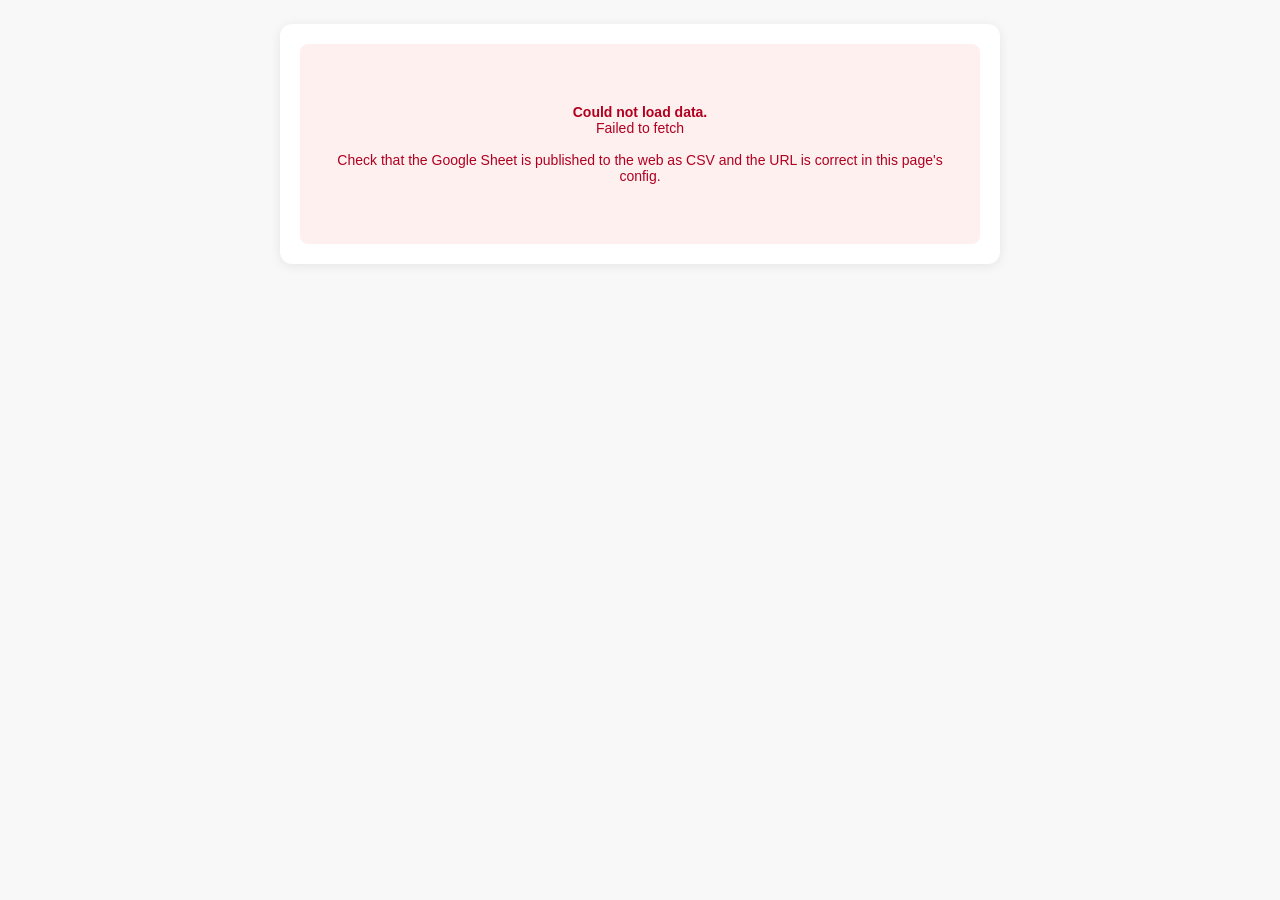
<file: sales.html>
<!DOCTYPE html>
<html lang="en">
<head>
  <meta charset="UTF-8">
  <meta name="viewport" content="width=device-width, initial-scale=1.0">
  <title>Sales — GoldSoil Status</title>
  <link rel="stylesheet" href="shared/brand.css">
  <script src="shared/sheet-loader.js"></script>
</head>
<body>
  <div id="root"></div>

  <script>
    // ============================================
    // SALES TEAM CARD
    // ============================================
    const SHEET_URL = "https://docs.google.com/spreadsheets/d/e/2PACX-1vSMUBPWS464Rq_ID_Zjoj-PU5QuDeIj2PK6pSKV22rEZ8_0_zxjYagl4SYM3TZckmIkaxhyr_QtyUk9/pub?gid=332866919&single=true&output=csv";

    const TEAM_NAME = "Sales Team";
    const TEAM_LEAD = "Jose / Gabriel";

    // Set true by renderCard when a deal closes today (UC w/ EMD); gates the confetti.
    let GOALS_MET = false;

    function renderCard(data) {
      const people = parsePeople(data, ['jose', 'gabriel']);
      const sources = parseList(data['top_sources'], 4);
      const campaigns = parseList(data['campaigns_today'], 4);

      // ---- Funnel values (today) ----
      const sourced=num(data,'sourced'), apptSet=num(data,'appt_set'), qualified=num(data,'qualified'),
            negotiation=num(data,'negotiation'), contractSent=num(data,'contract_sent'),
            ucWoEmd=num(data,'uc_wo_emd'), ucWEmd=num(data,'uc_w_emd');

      // ---- Daily targets (sheet-overridable; set with Anshul) ----
      const T = {
        sourced: num(data,'sourced_target',15),            appt_set: num(data,'appt_set_target',2),
        qualified: num(data,'qualified_target',1),         negotiation: num(data,'negotiation_target',1),
        contract_sent: num(data,'contract_sent_target',1), uc_wo_emd: num(data,'uc_wo_emd_target',1),
        uc_w_emd: num(data,'uc_w_emd_target',1)
      };

      // Confetti fires when the team closes a deal today (UC w/ EMD hits target).
      GOALS_MET = ucWEmd >= T.uc_w_emd;

      // Monthly $ target + month-to-date achieved (sheet-overridable; fallbacks set with Anshul).
      const fmtUSD = (n) => '$' + Math.round(n).toLocaleString('en-US');
      const mtdAchieved = num(data, 'mtd_achieved', 0);
     const targetMonth  = num(data, 'monthly_target', num(data, 'sales_target_month', 0));
const targetKnown  = targetMonth > 0;
const mtdPct = targetKnown ? Math.round((mtdAchieved / targetMonth) * 100) : 0;

      // No agreed Sales targets yet (per Anshul) — show TBD instead of a goal number.
      const goalPill = () =>
        `<div style="display:inline-block; margin-top:6px; padding:2px 9px; border-radius:10px; background:var(--gs-cream); color:var(--gs-dark-green); border:0.5px solid var(--gs-gold); font-size:9px; font-weight:bold; letter-spacing:0.5px;">TBD</div>`;

      // Optional dollar deal-spread line under the UC boxes (shown only if the metric exists).
      const spreadLine = (key) => {
        const s = val(data, key, '');
        return s ? `<div style="margin-top:5px; font-family:var(--font-body); font-size:10px; color:var(--gs-faint);">${s} spread</div>` : '';
      };

      const box = (value, label, target, opts) => {
        opts = opts || {};
        return `<div class="kpi-cell${opts.cls ? ' '+opts.cls : ''}">
            <div class="kpi-value">${value}</div>
            <div class="kpi-label">${label}</div>
            ${goalPill(value, target)}
            ${opts.spread ? spreadLine(opts.spread) : ''}
          </div>`;
      };

      return wrapCard(`
        ${renderHeader(TEAM_NAME, TEAM_LEAD)}
        ${renderTimeStrip(getCurrentTimeSlot())}

        <div style="margin: 4px 24px 16px; background: var(--gs-dark-green); border-radius: 8px; padding: 16px 24px; display: flex; align-items: center; justify-content: space-between; gap: 20px;">
          <div>
            <div style="font-family: var(--font-display); font-weight: bold; font-size: 11px; letter-spacing: 2px; color: var(--gs-gold);">MONTH TO DATE</div>
            <div style="font-family: var(--font-display); font-weight: bold; font-size: 40px; color: var(--gs-cream); line-height: 1.05; margin-top: 4px;">${fmtUSD(mtdAchieved)}</div>
            <div style="font-family: var(--font-display); font-size: 12px; color: var(--gs-gold); margin-top: 4px; font-weight: bold;">${mtdPct}% of target</div>
          </div>
          <div style="text-align: right;">
            <div style="font-family: var(--font-display); font-weight: bold; font-size: 11px; letter-spacing: 2px; color: var(--gs-gold);">MONTHLY TARGET</div>
            <div style="font-family: var(--font-display); font-weight: bold; font-size: 28px; color: var(--gs-cream); line-height: 1.05; margin-top: 4px;">${fmtUSD(targetMonth)}</div>
          </div>
        </div>

        <div class="kpi-strip" style="grid-template-columns: repeat(4, 1fr);">
          ${box(sourced, 'Net New / Sourced', T.sourced)}
          ${box(apptSet, 'Appt Set', T.appt_set)}
          ${box(qualified, 'Qualified', T.qualified, {cls:'accent'})}
          ${box(negotiation, 'Negotiation', T.negotiation)}
        </div>

        <div class="kpi-strip" style="grid-template-columns: repeat(3, 1fr);">
          ${box(contractSent, 'Contract Sent', T.contract_sent, {cls:'accent'})}
          ${box(ucWoEmd, 'UC w/o EMD', T.uc_wo_emd, {spread:'uc_wo_emd_spread'})}
          ${box(ucWEmd, 'UC w/ EMD', T.uc_w_emd, {cls:'hero', spread:'uc_w_emd_spread'})}
        </div>

        <div class="section">
          <h2>LEADS BY SOURCE</h2>
          ${sources.length > 0 ? `
            <table>
              <thead>
                <tr>
                  <th>SOURCE</th>
                  <th class="num">SOURCED</th>
                  <th class="num">APPT SET</th>
                  <th class="num">QUAL</th>
                </tr>
              </thead>
              <tbody>
                ${sources.map(s => `
                  <tr>
                    <td class="label">${s[0]}</td>
                    <td class="num">${s[1]}</td>
                    <td class="num">${s[2]}</td>
                    <td class="num highlight">${s[3]}</td>
                  </tr>
                `).join('')}
              </tbody>
            </table>
          ` : `<div class="empty-state">No leads sourced yet today.</div>`}
        </div>

        <div class="section">
          <h2>CAMPAIGNS & COUNTIES WORKED TODAY</h2>
          ${campaigns.length > 0 ? `
            <table>
              <thead>
                <tr>
                  <th>LISTING</th>
                  <th>STATE</th>
                  <th>COUNTY</th>
                  <th class="num">LEADS</th>
                </tr>
              </thead>
              <tbody>
                ${campaigns.map(c => `
                  <tr>
                    <td class="label">${c[0]}</td>
                    <td>${c[1]}</td>
                    <td>${c[2]}</td>
                    <td class="num highlight">${c[3]}</td>
                  </tr>
                `).join('')}
              </tbody>
            </table>
          ` : `<div class="empty-state">No campaign activity yet today.</div>`}
        </div>

        <div class="section">
          <h2>BY PERSON · TODAY</h2>
          <table>
            <thead>
              <tr>
                <th>PERSON</th>
                <th class="num">SOURCED</th>
                <th class="num">APPT SET</th>
                <th class="num">QUALIFIED</th>
                <th class="num">UC W/ EMD</th>
              </tr>
            </thead>
            <tbody>
              ${people.map(p => `
                <tr>
                  <td class="label">${p.name}${Number(p.uc_w_emd) >= 1 ? ' <span style="font-size:13px;">\uD83C\uDF89</span>' : ''}</td>
                  <td class="num">${p.sourced}</td>
                  <td class="num">${p.appt_set}</td>
                  <td class="num highlight">${p.qualified}</td>
                  <td class="num">${p.uc_w_emd}</td>
                </tr>
              `).join('')}
            </tbody>
          </table>
        </div>

        ${renderFooter()}
      `);
    }

    // Parse a multi-line " · " separated list into an array of N-element arrays.
    // expectedFields = how many "·"-separated fields per line.
    function parseList(raw, expectedFields) {
      if (!raw || !raw.trim()) return [];
      return raw.split('\n')
        .map(line => line.trim())
        .filter(line => line.length > 0)
        .map(line => {
          const parts = line.split('·').map(p => p.trim());
          // Pad to expectedFields if short
          while (parts.length < expectedFields) parts.push('—');
          return parts;
        });
    }

    function parsePeople(data, names) {
      return names.map(n => ({
        name: n.charAt(0).toUpperCase() + n.slice(1),
        sourced: val(data, `${n}_sourced`, '0'),
        appt_set: val(data, `${n}_appt_set`, '0'),
        qualified: val(data, `${n}_qualified`, '0'),
        uc_w_emd: val(data, `${n}_uc_w_emd`, '0')
      }));
    }

    // Confetti burst — fires on a closed deal (UC w/ EMD). Live page only; won't show in a screenshot.
    function fireCelebration() {
      const card = document.querySelector('.card');
      if (!card) return;
      card.style.position = 'relative';
      const canvas = document.createElement('canvas');
      canvas.style.cssText = 'position:absolute; inset:0; width:100%; height:100%; pointer-events:none; z-index:50;';
      canvas.width = card.offsetWidth; canvas.height = card.offsetHeight;
      card.appendChild(canvas);
      const ctx = canvas.getContext('2d');
      const colors = ['#C4A22F', '#1A472A', '#e0c66a', '#8a9a8e'];
      const parts = Array.from({length: 150}, () => ({
        x: Math.random() * canvas.width,
        y: canvas.height + Math.random() * 40,
        vx: (Math.random() - 0.5) * 6,
        vy: -(Math.random() * 9 + 7),
        size: Math.random() * 6 + 3,
        color: colors[Math.floor(Math.random() * colors.length)],
        rot: Math.random() * Math.PI, vr: (Math.random() - 0.5) * 0.3
      }));
      let frame = 0;
      (function tick() {
        ctx.clearRect(0, 0, canvas.width, canvas.height);
        parts.forEach(p => {
          p.x += p.vx; p.y += p.vy; p.vy += 0.28; p.rot += p.vr;
          ctx.save(); ctx.translate(p.x, p.y); ctx.rotate(p.rot);
          ctx.fillStyle = p.color; ctx.fillRect(-p.size/2, -p.size/2, p.size, p.size);
          ctx.restore();
        });
        if (++frame < 130) requestAnimationFrame(tick); else canvas.remove();
      })();
    }

    async function init() {
      const root = document.getElementById('root');
      root.innerHTML = renderLoading();

      try {
        const data = await loadSheetData(SHEET_URL + "&cb=" + Date.now());
        root.innerHTML = renderCard(data);
        if (GOALS_MET) requestAnimationFrame(fireCelebration);
      } catch (err) {
        root.innerHTML = renderError(err.message);
      }
    }

    init();
  </script>
</body>
</html>
</file>
<file: shared/brand.css>
/* ============================================
   GoldSoil Status Cards — Brand Stylesheet
   One source of truth for all team cards
   ============================================ */

:root {
  --gs-dark-green: #1A472A;
  --gs-dark-green-light: #2A6B40;
  --gs-gold: #C4A22F;
  --gs-cream: #F5F0E1;
  --gs-cream-light: #FFF8E1;
  --gs-text: #333333;
  --gs-muted: #666666;
  --gs-faint: #888888;
  --gs-border: #E5E5E5;
  --gs-border-soft: #CCCCCC;

  --font-display: Georgia, 'Times New Roman', serif;
  --font-body: Arial, Helvetica, sans-serif;

  --radius-lg: 12px;
  --radius-md: 8px;
  --radius-sm: 4px;
}

* { box-sizing: border-box; }

body {
  font-family: var(--font-body);
  background: #F8F8F8;
  margin: 0;
  padding: 24px;
  color: var(--gs-text);
  min-height: 100vh;
  display: flex;
  flex-direction: column;
  align-items: center;
}

/* Refresh bar above card */
.refresh-bar {
  width: 100%;
  max-width: 720px;
  margin-bottom: 12px;
  display: flex;
  justify-content: space-between;
  align-items: center;
  font-family: var(--font-body);
  font-size: 12px;
  color: var(--gs-muted);
}

.refresh-bar button {
  background: var(--gs-dark-green);
  color: var(--gs-gold);
  border: none;
  padding: 8px 14px;
  border-radius: var(--radius-sm);
  font-family: var(--font-body);
  font-size: 12px;
  font-weight: bold;
  letter-spacing: 0.5px;
  cursor: pointer;
}

.refresh-bar button:hover {
  background: var(--gs-dark-green-light);
}

.refresh-bar .last-updated {
  font-style: italic;
}

/* The card */
.card {
  background: #FFFFFF;
  border-radius: var(--radius-lg);
  overflow: hidden;
  box-shadow: 0 2px 12px rgba(0,0,0,0.08);
  max-width: 720px;
  width: 100%;
}

/* Header */
.card-header {
  background: var(--gs-dark-green);
  padding: 18px 24px;
  display: flex;
  align-items: center;
  justify-content: space-between;
  border-bottom: 4px solid var(--gs-gold);
}

.card-header .brand {
  font-family: var(--font-display);
  font-weight: bold;
  font-size: 11px;
  color: var(--gs-gold);
  letter-spacing: 2px;
  margin-bottom: 4px;
}

.card-header h1 {
  font-family: var(--font-display);
  font-weight: bold;
  font-size: 22px;
  color: #FFFFFF;
  line-height: 1;
  margin: 0;
}

.card-header .lead-block {
  text-align: right;
}

.card-header .lead-label {
  font-family: var(--font-body);
  font-size: 11px;
  color: var(--gs-gold);
  text-transform: uppercase;
  letter-spacing: 1px;
}

.card-header .lead-name {
  font-family: var(--font-body);
  font-weight: bold;
  font-size: 14px;
  color: #FFFFFF;
}

/* Time-slot strip */
.time-strip {
  background: var(--gs-cream);
  padding: 10px 24px;
  display: flex;
  align-items: center;
  justify-content: space-between;
  border-bottom: 0.5px solid var(--gs-border);
}

.time-strip .label {
  font-family: var(--font-body);
  font-size: 10px;
  color: var(--gs-faint);
  text-transform: uppercase;
  letter-spacing: 1px;
  margin-right: 8px;
}

.time-strip .pills {
  display: flex;
  gap: 6px;
  align-items: center;
}

.time-strip .pill {
  background: #FFFFFF;
  color: var(--gs-faint);
  border: 1px solid var(--gs-border-soft);
  padding: 4px 10px;
  border-radius: 12px;
  font-family: var(--font-body);
  font-size: 11px;
}

.time-strip .pill.active {
  background: var(--gs-dark-green);
  color: var(--gs-gold);
  border-color: var(--gs-dark-green);
  font-weight: bold;
}

.time-strip .date {
  font-family: var(--font-body);
  font-size: 11px;
  color: var(--gs-dark-green);
  font-weight: bold;
}

/* Hero KPI strip */
.kpi-strip {
  display: grid;
  border-bottom: 0.5px solid var(--gs-border);
}

.kpi-cell {
  padding: 18px 16px;
  text-align: center;
  border-right: 0.5px solid var(--gs-border);
}

.kpi-cell:last-child { border-right: none; }

.kpi-cell.accent { background: var(--gs-cream); }
.kpi-cell.accent .kpi-label { color: var(--gs-dark-green); font-weight: bold; }

.kpi-cell.hero { background: var(--gs-dark-green); }
.kpi-cell.hero .kpi-value { color: var(--gs-gold); }
.kpi-cell.hero .kpi-label { color: var(--gs-gold); font-weight: bold; }

.kpi-value {
  font-family: var(--font-display);
  font-weight: bold;
  font-size: 32px;
  color: var(--gs-dark-green);
  line-height: 1;
}

.kpi-label {
  font-family: var(--font-body);
  font-size: 10px;
  color: var(--gs-muted);
  text-transform: uppercase;
  letter-spacing: 0.5px;
  margin-top: 6px;
}

/* Hero block (used for LIM target vs actual) */
.hero-block {
  padding: 18px 20px;
  background: linear-gradient(135deg, var(--gs-dark-green) 0%, var(--gs-dark-green-light) 100%);
  border-right: 0.5px solid var(--gs-border);
}

.hero-block .label {
  font-family: var(--font-body);
  font-size: 10px;
  color: var(--gs-gold);
  text-transform: uppercase;
  letter-spacing: 1.5px;
  margin-bottom: 4px;
}

.hero-block .value-row {
  display: flex;
  align-items: baseline;
  gap: 8px;
}

.hero-block .value-big {
  font-family: var(--font-display);
  font-weight: bold;
  font-size: 40px;
  color: var(--gs-gold);
  line-height: 1;
}

.hero-block .value-target {
  font-family: var(--font-display);
  font-size: 22px;
  color: var(--gs-cream);
  line-height: 1;
}

.hero-block .badge {
  display: inline-block;
  background: var(--gs-gold);
  color: var(--gs-dark-green);
  padding: 3px 10px;
  border-radius: 10px;
  font-family: var(--font-body);
  font-size: 10px;
  font-weight: bold;
  letter-spacing: 0.5px;
  margin-top: 8px;
}

/* Section headers */
.section {
  padding: 18px 24px 4px;
}

.section h2 {
  font-family: var(--font-display);
  font-weight: bold;
  font-size: 12px;
  color: var(--gs-gold);
  letter-spacing: 1.5px;
  margin: 0 0 8px 0;
}

/* Tables */
table {
  width: 100%;
  border-collapse: collapse;
  font-family: var(--font-body);
  font-size: 12px;
}

table thead tr {
  background: var(--gs-dark-green);
}

table th {
  text-align: left;
  padding: 8px 10px;
  color: var(--gs-gold);
  font-weight: bold;
  font-size: 11px;
  letter-spacing: 0.5px;
}

table th.num { text-align: right; }

table td {
  padding: 8px 10px;
  color: var(--gs-text);
  border-bottom: 0.5px solid var(--gs-border);
}

table td.num { text-align: right; }
table td.label { font-weight: bold; color: var(--gs-dark-green); }
table td.highlight { color: var(--gs-dark-green); font-weight: bold; }
table td.gold { color: var(--gs-gold); font-weight: bold; }

table tbody tr:nth-child(even) { background: var(--gs-cream); }

table tbody tr.total {
  background: var(--gs-dark-green);
}

table tbody tr.total td {
  color: var(--gs-gold);
  font-weight: bold;
  border-bottom: none;
}

/* Inline text section (counties top list, channel split, etc) */
.inline-stat {
  font-family: var(--font-body);
  font-size: 12px;
  color: var(--gs-text);
  line-height: 1.7;
}

.inline-stat .label-bold {
  color: var(--gs-dark-green);
  font-weight: bold;
}

/* Flags / Needs Anshul */
.flags {
  margin: 16px 24px;
  background: var(--gs-cream-light);
  border-left: 5px solid var(--gs-gold);
  padding: 12px 16px;
}

.flags .flag-label {
  font-family: var(--font-display);
  font-weight: bold;
  font-size: 11px;
  color: var(--gs-gold);
  letter-spacing: 1.5px;
  margin-bottom: 4px;
}

.flags .flag-body {
  font-family: var(--font-body);
  font-size: 12px;
  color: var(--gs-text);
  line-height: 1.5;
}

.flags .flag-header {
  display: flex;
  justify-content: space-between;
  align-items: center;
  margin-bottom: 4px;
}

.flags .flag-edit-btn {
  background: transparent;
  border: 1px solid var(--gs-gold);
  color: var(--gs-gold);
  font-family: var(--font-display);
  font-size: 10px;
  letter-spacing: 1px;
  padding: 3px 10px;
  cursor: pointer;
  border-radius: 2px;
}

.flags .flag-edit-btn:hover {
  background: var(--gs-gold);
  color: white;
}

.flags .flag-edit textarea {
  width: 100%;
  font-family: var(--font-body);
  font-size: 12px;
  color: var(--gs-text);
  line-height: 1.5;
  padding: 8px;
  border: 1px solid var(--gs-border);
  border-radius: 2px;
  background: white;
  box-sizing: border-box;
  resize: vertical;
}

.flags .flag-edit-actions {
  display: flex;
  gap: 8px;
  margin-top: 8px;
}

.flags .flag-save-btn,
.flags .flag-cancel-btn {
  font-family: var(--font-display);
  font-size: 10px;
  letter-spacing: 1px;
  padding: 4px 12px;
  cursor: pointer;
  border-radius: 2px;
  border: 1px solid var(--gs-gold);
}

.flags .flag-save-btn {
  background: var(--gs-gold);
  color: white;
}

.flags .flag-cancel-btn {
  background: transparent;
  color: var(--gs-gold);
}

/* Footer */
.card-footer {
  background: var(--gs-cream);
  padding: 10px 24px;
  display: flex;
  justify-content: space-between;
  align-items: center;
  border-top: 0.5px solid var(--gs-border);
}

.card-footer .org {
  font-family: var(--font-display);
  font-style: italic;
  font-size: 11px;
  color: var(--gs-dark-green);
}

.card-footer .posted {
  font-family: var(--font-body);
  font-size: 10px;
  color: var(--gs-faint);
  letter-spacing: 0.5px;
}

/* Loading & error states */
.loading-state, .error-state {
  padding: 60px 24px;
  text-align: center;
  font-family: var(--font-body);
  font-size: 14px;
  color: var(--gs-muted);
}

.error-state {
  color: #B00020;
  background: #FFF0F0;
  border-radius: var(--radius-md);
  margin: 20px;
}

/* Landing page */
.landing {
  max-width: 720px;
  width: 100%;
  margin: 0 auto;
}

.landing-header {
  background: var(--gs-dark-green);
  padding: 28px 28px 24px;
  border-radius: var(--radius-lg) var(--radius-lg) 0 0;
  border-bottom: 4px solid var(--gs-gold);
  text-align: center;
}

.landing-header .brand {
  font-family: var(--font-display);
  font-weight: bold;
  font-size: 12px;
  color: var(--gs-gold);
  letter-spacing: 3px;
  margin-bottom: 8px;
}

.landing-header h1 {
  font-family: var(--font-display);
  font-weight: bold;
  font-size: 28px;
  color: #FFFFFF;
  margin: 0 0 6px 0;
}

.landing-header .tagline {
  font-family: var(--font-display);
  font-style: italic;
  font-size: 14px;
  color: var(--gs-cream);
}

.landing-body {
  background: #FFFFFF;
  padding: 24px;
  border-radius: 0 0 var(--radius-lg) var(--radius-lg);
  box-shadow: 0 2px 12px rgba(0,0,0,0.08);
}

.team-grid {
  display: grid;
  grid-template-columns: repeat(2, 1fr);
  gap: 14px;
}

.team-card-link {
  display: block;
  background: #FFFFFF;
  border: 1px solid var(--gs-border);
  border-radius: var(--radius-md);
  padding: 18px 20px;
  text-decoration: none;
  color: var(--gs-text);
  transition: all 0.15s;
}

.team-card-link:hover {
  border-color: var(--gs-gold);
  background: var(--gs-cream);
  transform: translateY(-1px);
  box-shadow: 0 4px 8px rgba(0,0,0,0.06);
}

.team-card-link .team-name {
  font-family: var(--font-display);
  font-weight: bold;
  font-size: 16px;
  color: var(--gs-dark-green);
  margin-bottom: 4px;
}

.team-card-link .team-lead {
  font-family: var(--font-body);
  font-size: 12px;
  color: var(--gs-muted);
}

.landing-instructions {
  margin-top: 20px;
  background: var(--gs-cream);
  border-left: 4px solid var(--gs-gold);
  padding: 14px 18px;
  font-family: var(--font-body);
  font-size: 12px;
  color: var(--gs-text);
  line-height: 1.6;
}

.landing-instructions strong {
  color: var(--gs-dark-green);
}

@media (max-width: 600px) {
  body { padding: 12px; }
  .team-grid { grid-template-columns: 1fr; }
  .kpi-strip { grid-template-columns: repeat(2, 1fr) !important; }
}
</file>
